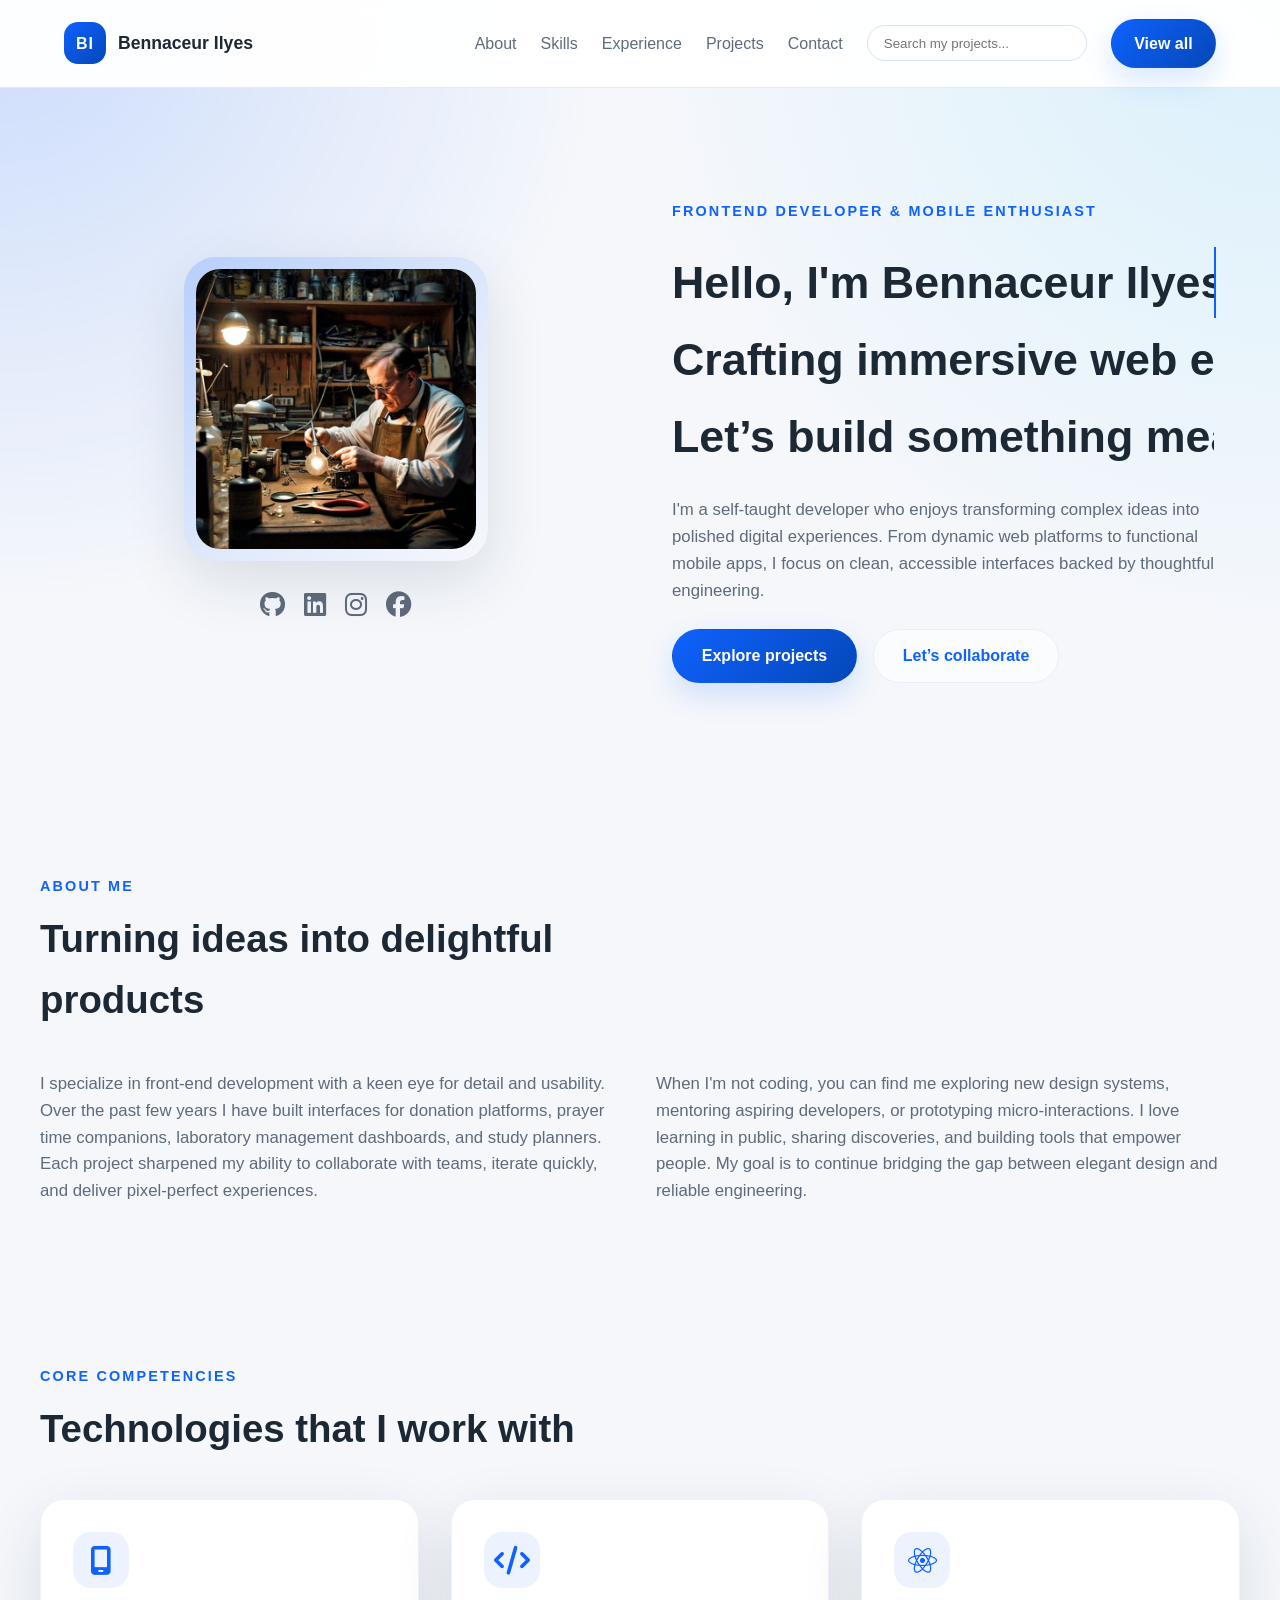
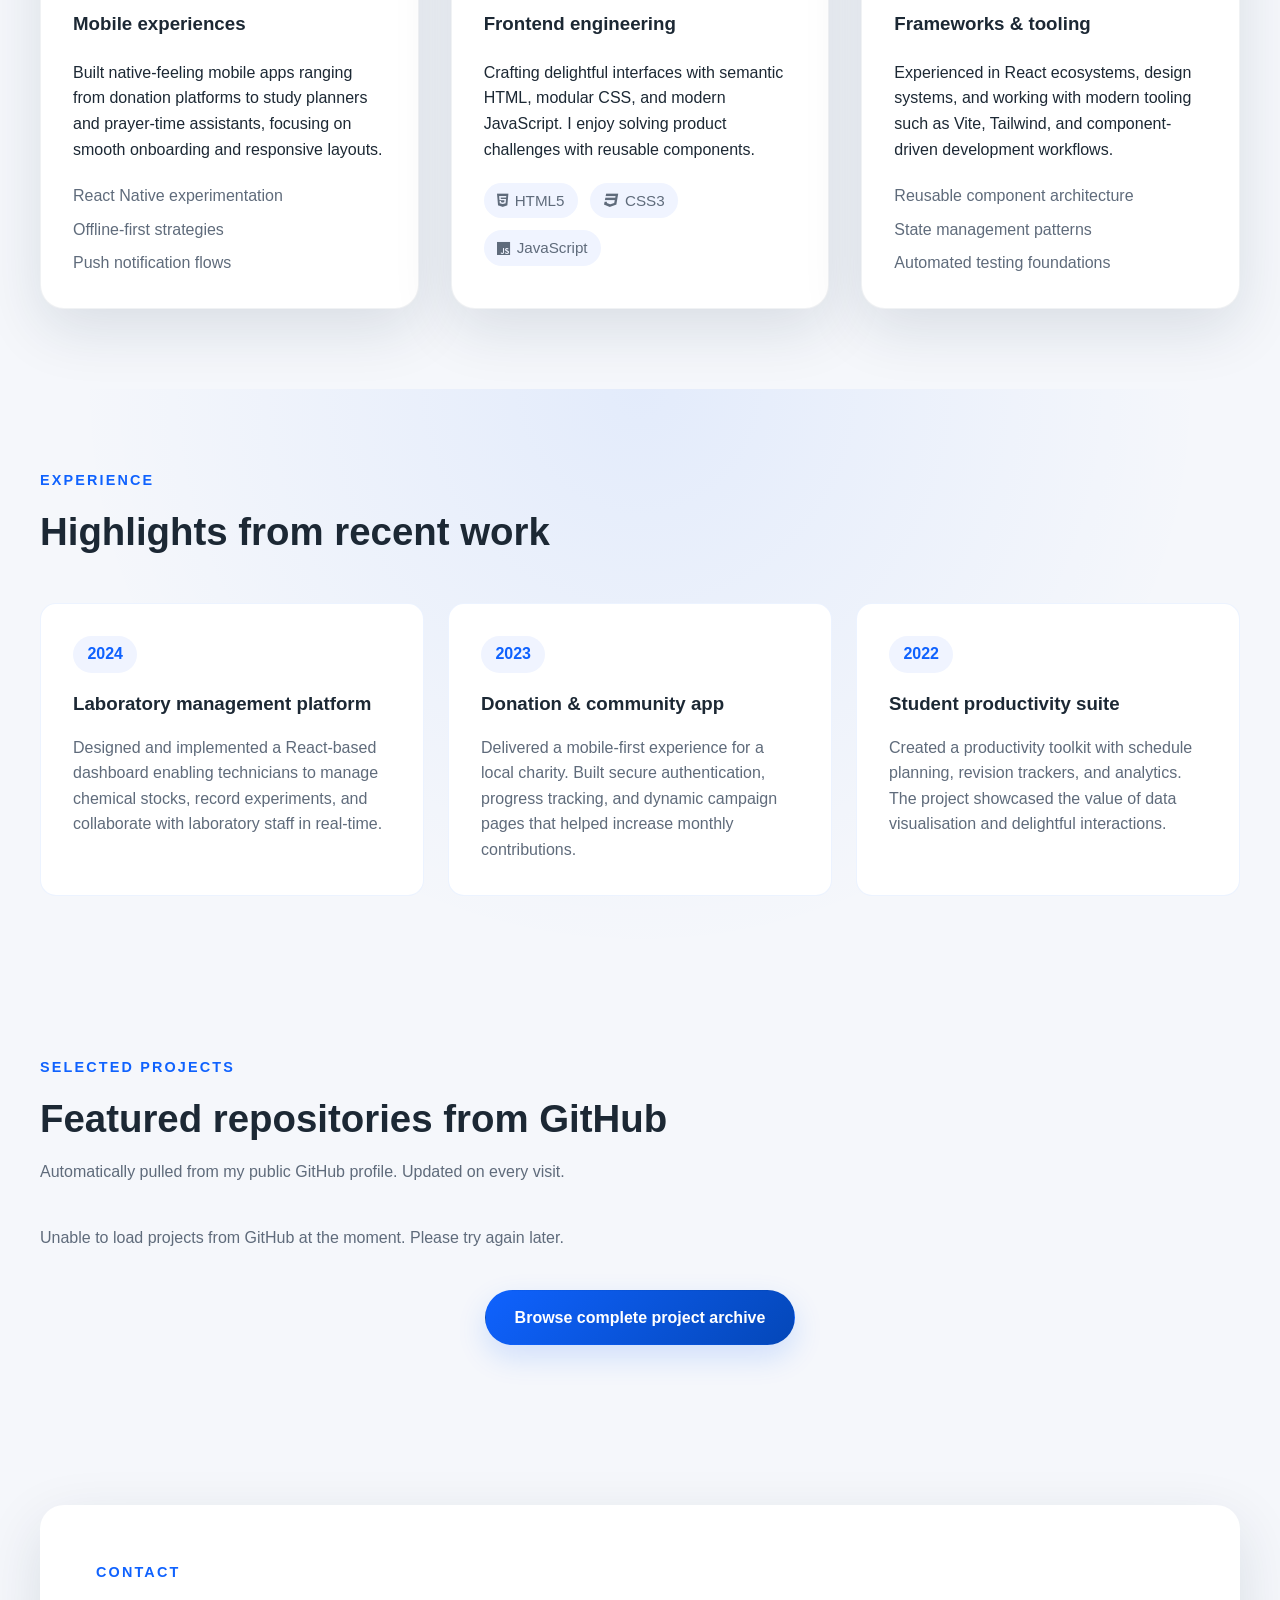
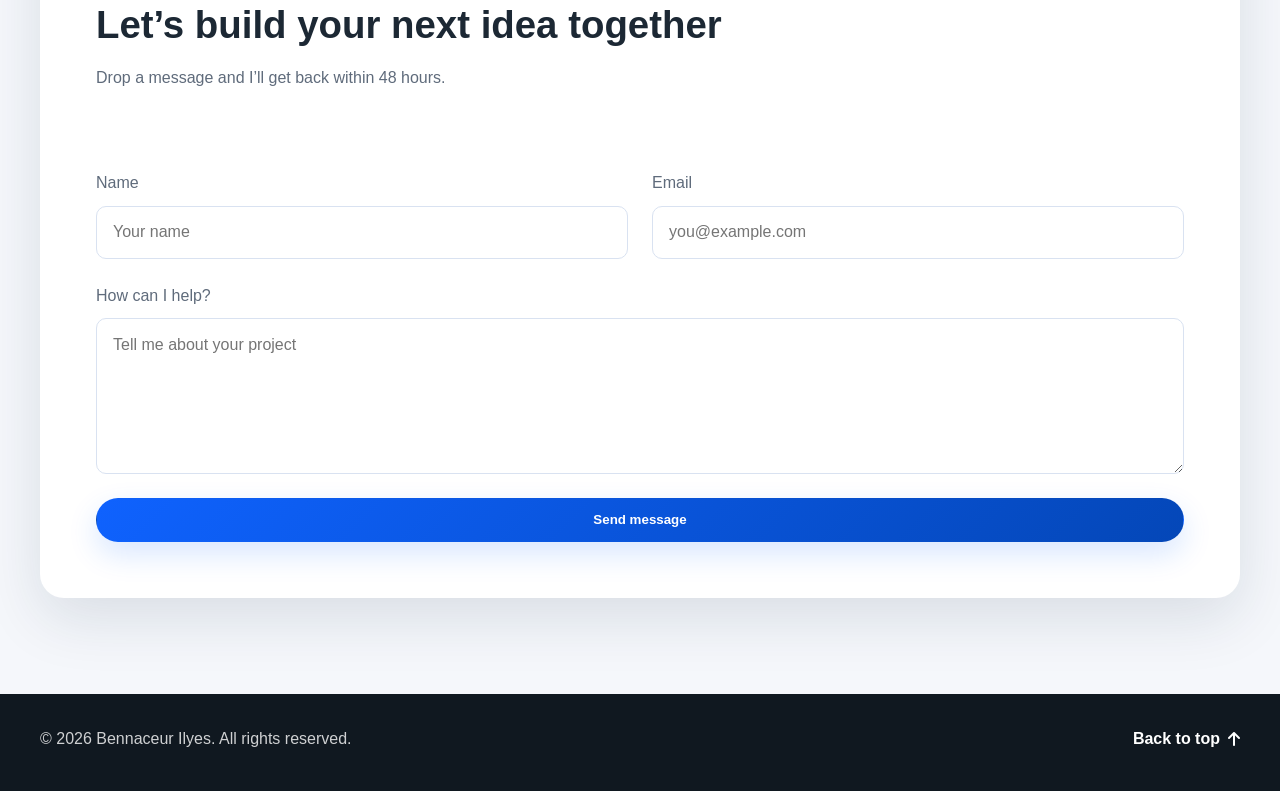
<file: index.html>
<!DOCTYPE html>
<html lang="en">
<head>
    <meta charset="UTF-8">
    <meta name="viewport" content="width=device-width, initial-scale=1.0">
    <title>Bennaceur Ilyes | Portfolio</title>
    <link rel="stylesheet" href="https://cdnjs.cloudflare.com/ajax/libs/font-awesome/6.5.1/css/all.min.css" integrity="sha512-DTOQO9RWCH3ppGqcWaEA1BIZOC6xxalwEsw9c2QQeAIftl+Vegovlnee1C9QX4TctnWMn13TZye+giMm8e2LwA==" crossorigin="anonymous" referrerpolicy="no-referrer">
    <link rel="stylesheet" href="style.css">
    <script src="script.js" defer></script>
</head>
<body data-github-username="BennaceurIlyes">
    <header class="site-header" id="home" data-section="home">
        <nav class="navbare" aria-label="Primary navigation">
            <a class="logo" href="#home" aria-label="Bennaceur Ilyes home">
                <span class="logo-mark">BI</span>
                <span class="logo-text">Bennaceur Ilyes</span>
            </a>
            <button class="menu-btn" type="button" aria-label="Toggle menu" aria-expanded="false" aria-controls="nav-links">
                <i class="fa-solid fa-bars" aria-hidden="true"></i>
            </button>
            <div class="links" id="nav-links">
                <a href="#about">About</a>
                <a href="#skills">Skills</a>
                <a href="#experience">Experience</a>
                <a href="#projects">Projects</a>
                <a href="#contact">Contact</a>
                <div class="nav-search">
                    <label class="sr-only" for="site-search">Search projects</label>
                    <input id="site-search" type="text" class="search" placeholder="Search my projects...">
                </div>
                <a class="cta" href="project.html">View all</a>
            </div>
        </nav>

        <section class="hero" aria-labelledby="intro-heading">
            <div class="hero-media">
                <div class="portrait-frame">
                    <img src="img/ilyes.png" alt="Portrait of Bennaceur Ilyes" class="profile">
                </div>
                <div class="socials" aria-label="Social profiles">
                    <a href="https://github.com/BennaceurIlyes" target="_blank" rel="noreferrer noopener" aria-label="GitHub">
                        <i class="fa-brands fa-github"></i>
                    </a>
                    <a href="https://www.linkedin.com" target="_blank" rel="noreferrer noopener" aria-label="LinkedIn">
                        <i class="fa-brands fa-linkedin"></i>
                    </a>
                    <a href="https://www.instagram.com" target="_blank" rel="noreferrer noopener" aria-label="Instagram">
                        <i class="fa-brands fa-instagram"></i>
                    </a>
                    <a href="https://www.facebook.com" target="_blank" rel="noreferrer noopener" aria-label="Facebook">
                        <i class="fa-brands fa-facebook"></i>
                    </a>
                </div>
            </div>
            <div class="hero-copy">
                <p class="eyebrow">Frontend Developer &amp; Mobile Enthusiast</p>
                <h1 id="intro-heading" class="typing-wrapper">
                    <span class="typing-text">Hello, I'm Bennaceur Ilyes.</span>
                    <span class="typing-text delay-1">Crafting immersive web experiences.</span>
                    <span class="typing-text delay-2">Let’s build something meaningful.</span>
                </h1>
                <p class="lead">
                    I'm a self-taught developer who enjoys transforming complex ideas into polished digital experiences. From dynamic web platforms to functional mobile apps, I focus on clean, accessible interfaces backed by thoughtful engineering.
                </p>
                <div class="hero-actions">
                    <a class="btn primary" href="#projects">Explore projects</a>
                    <a class="btn ghost" href="#contact">Let’s collaborate</a>
                </div>
            </div>
        </section>
    </header>

    <main>
        <section class="about" id="about" data-section="about">
            <div class="container">
                <div class="section-heading">
                    <p class="eyebrow">About me</p>
                    <h2>Turning ideas into delightful products</h2>
                </div>
                <div class="about-grid">
                    <p>
                        I specialize in front-end development with a keen eye for detail and usability. Over the past few years I have built interfaces for donation platforms, prayer time companions, laboratory management dashboards, and study planners. Each project sharpened my ability to collaborate with teams, iterate quickly, and deliver pixel-perfect experiences.
                    </p>
                    <p>
                        When I'm not coding, you can find me exploring new design systems, mentoring aspiring developers, or prototyping micro-interactions. I love learning in public, sharing discoveries, and building tools that empower people. My goal is to continue bridging the gap between elegant design and reliable engineering.
                    </p>
                </div>
            </div>
        </section>

        <section class="skills" id="skills" data-section="skills" aria-labelledby="skills-heading">
            <div class="container">
                <div class="section-heading">
                    <p class="eyebrow">Core competencies</p>
                    <h2 id="skills-heading">Technologies that I work with</h2>
                </div>
                <div class="skills-grid">
                    <article class="skill-card">
                        <div class="icon-circle">
                            <i class="fa-solid fa-mobile-screen"></i>
                        </div>
                        <h3>Mobile experiences</h3>
                        <p>
                            Built native-feeling mobile apps ranging from donation platforms to study planners and prayer-time assistants, focusing on smooth onboarding and responsive layouts.
                        </p>
                        <ul>
                            <li>React Native experimentation</li>
                            <li>Offline-first strategies</li>
                            <li>Push notification flows</li>
                        </ul>
                    </article>
                    <article class="skill-card">
                        <div class="icon-circle">
                            <i class="fa-solid fa-code"></i>
                        </div>
                        <h3>Frontend engineering</h3>
                        <p>
                            Crafting delightful interfaces with semantic HTML, modular CSS, and modern JavaScript. I enjoy solving product challenges with reusable components.
                        </p>
                        <div class="tech-stack">
                            <span><i class="fa-brands fa-html5"></i> HTML5</span>
                            <span><i class="fa-brands fa-css3"></i> CSS3</span>
                            <span><i class="fa-brands fa-js"></i> JavaScript</span>
                        </div>
                    </article>
                    <article class="skill-card">
                        <div class="icon-circle">
                            <i class="fa-brands fa-react"></i>
                        </div>
                        <h3>Frameworks &amp; tooling</h3>
                        <p>
                            Experienced in React ecosystems, design systems, and working with modern tooling such as Vite, Tailwind, and component-driven development workflows.
                        </p>
                        <ul>
                            <li>Reusable component architecture</li>
                            <li>State management patterns</li>
                            <li>Automated testing foundations</li>
                        </ul>
                    </article>
                </div>
            </div>
        </section>

        <section class="experience" id="experience" data-section="experience" aria-labelledby="experience-heading">
            <div class="container">
                <div class="section-heading">
                    <p class="eyebrow">Experience</p>
                    <h2 id="experience-heading">Highlights from recent work</h2>
                </div>
                <div class="timeline">
                    <article class="timeline-card">
                        <span class="timeline-year">2024</span>
                        <h3>Laboratory management platform</h3>
                        <p>
                            Designed and implemented a React-based dashboard enabling technicians to manage chemical stocks, record experiments, and collaborate with laboratory staff in real-time.
                        </p>
                    </article>
                    <article class="timeline-card">
                        <span class="timeline-year">2023</span>
                        <h3>Donation &amp; community app</h3>
                        <p>
                            Delivered a mobile-first experience for a local charity. Built secure authentication, progress tracking, and dynamic campaign pages that helped increase monthly contributions.
                        </p>
                    </article>
                    <article class="timeline-card">
                        <span class="timeline-year">2022</span>
                        <h3>Student productivity suite</h3>
                        <p>
                            Created a productivity toolkit with schedule planning, revision trackers, and analytics. The project showcased the value of data visualisation and delightful interactions.
                        </p>
                    </article>
                </div>
            </div>
        </section>

        <section class="projects" id="projects" data-section="projects" aria-labelledby="projects-heading">
            <div class="container">
                <div class="section-heading">
                    <p class="eyebrow">Selected projects</p>
                    <h2 id="projects-heading">Featured repositories from GitHub</h2>
                    <p class="section-subtitle">Automatically pulled from my public GitHub profile. Updated on every visit.</p>
                </div>
                <div id="featured-projects" class="project-grid" aria-live="polite">
                    <div class="skeleton-card" aria-hidden="true"></div>
                    <div class="skeleton-card" aria-hidden="true"></div>
                    <div class="skeleton-card" aria-hidden="true"></div>
                </div>
                <div class="projects-footer">
                    <a class="btn primary" href="project.html">Browse complete project archive</a>
                </div>
            </div>
        </section>

        <section class="contact" id="contact" data-section="contact" aria-labelledby="contact-heading">
            <div class="container">
                <div class="contact-card">
                    <div class="section-heading">
                        <p class="eyebrow">Contact</p>
                        <h2 id="contact-heading">Let’s build your next idea together</h2>
                        <p class="section-subtitle">Drop a message and I’ll get back within 48 hours.</p>
                    </div>
                    <form class="contact-form" action="mailto:bennaceurilyes.dev@gmail.com" method="post" enctype="text/plain">
                        <div class="form-grid">
                            <label>
                                <span>Name</span>
                                <input type="text" name="name" placeholder="Your name" required>
                            </label>
                            <label>
                                <span>Email</span>
                                <input type="email" name="email" placeholder="you@example.com" required>
                            </label>
                        </div>
                        <label>
                            <span>How can I help?</span>
                            <textarea name="message" rows="5" placeholder="Tell me about your project" required></textarea>
                        </label>
                        <button type="submit" class="btn primary">Send message</button>
                    </form>
                </div>
            </div>
        </section>
    </main>

    <footer class="site-footer">
        <div class="container footer-container">
            <p>&copy; <span id="current-year"></span> Bennaceur Ilyes. All rights reserved.</p>
            <a class="back-to-top" href="#home">Back to top <i class="fa-solid fa-arrow-up"></i></a>
        </div>
    </footer>
</body>
</html>
</file>
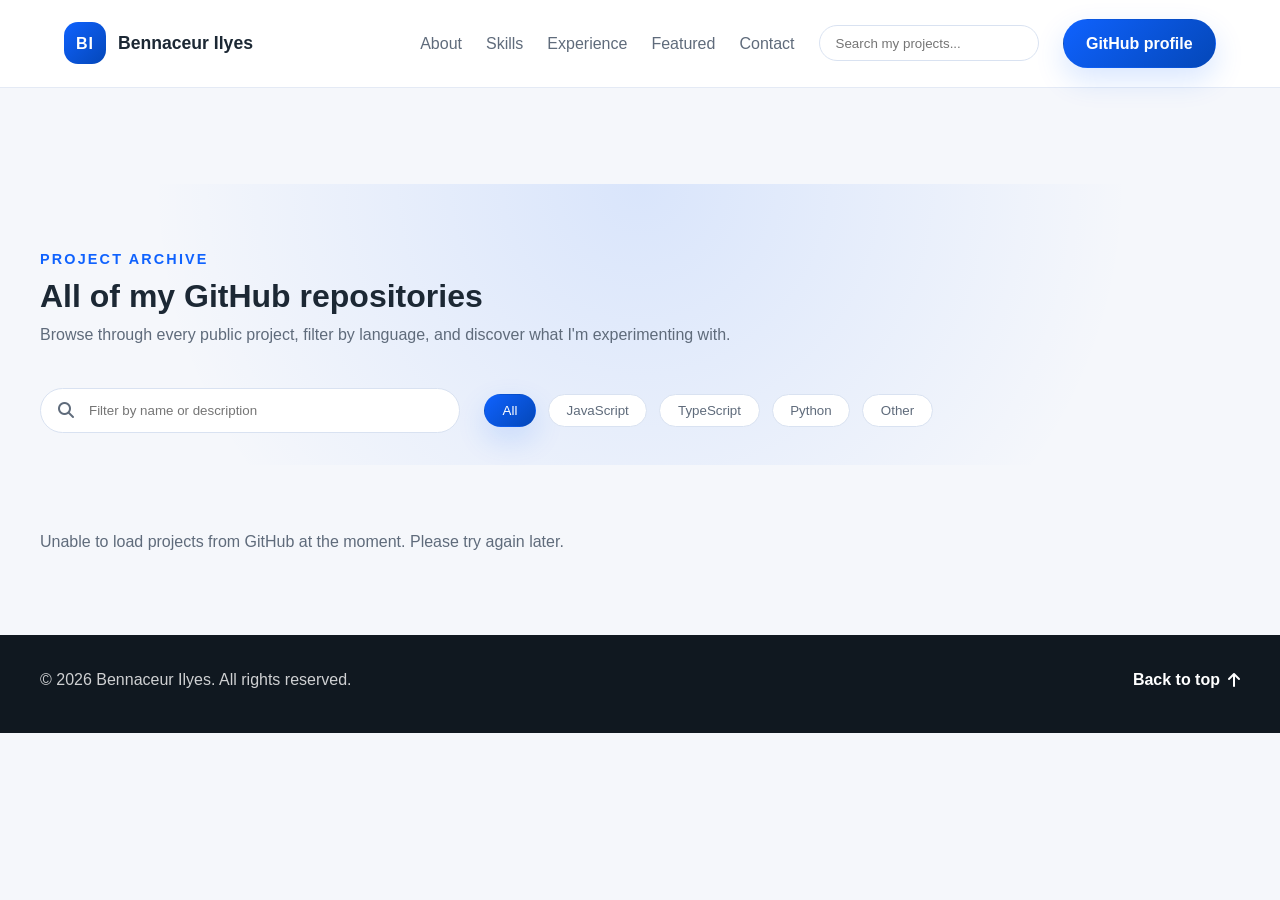
<file: project.html>
<!DOCTYPE html>
<html lang="en">
<head>
    <meta charset="UTF-8">
    <meta name="viewport" content="width=device-width, initial-scale=1.0">
    <title>Projects | Bennaceur Ilyes</title>
    <link rel="stylesheet" href="https://cdnjs.cloudflare.com/ajax/libs/font-awesome/6.5.1/css/all.min.css" integrity="sha512-DTOQO9RWCH3ppGqcWaEA1BIZOC6xxalwEsw9c2QQeAIftl+Vegovlnee1C9QX4TctnWMn13TZye+giMm8e2LwA==" crossorigin="anonymous" referrerpolicy="no-referrer">
    <link rel="stylesheet" href="style.css">
    <script src="script.js" defer></script>
</head>
<body id="top" class="project-page" data-github-username="BennaceurIlyes">
    <nav class="navbare" aria-label="Primary navigation">
        <a class="logo" href="index.html#home" aria-label="Back to home">
            <span class="logo-mark">BI</span>
            <span class="logo-text">Bennaceur Ilyes</span>
        </a>
        <button class="menu-btn" type="button" aria-label="Toggle menu" aria-expanded="false" aria-controls="nav-links">
            <i class="fa-solid fa-bars" aria-hidden="true"></i>
        </button>
        <div class="links" id="nav-links">
            <a href="index.html#about">About</a>
            <a href="index.html#skills">Skills</a>
            <a href="index.html#experience">Experience</a>
            <a href="index.html#projects">Featured</a>
            <a href="index.html#contact">Contact</a>
            <div class="nav-search">
                <label class="sr-only" for="project-search">Search projects</label>
                <input id="project-search" type="text" class="search" placeholder="Search my projects..." data-project-search>
            </div>
            <a class="cta" href="https://github.com/BennaceurIlyes" target="_blank" rel="noreferrer noopener">GitHub profile</a>
        </div>
    </nav>

    <main class="projects-layout">
        <header class="projects-hero">
            <div class="container">
                <p class="eyebrow">Project archive</p>
                <h1>All of my GitHub repositories</h1>
                <p class="section-subtitle">Browse through every public project, filter by language, and discover what I'm experimenting with.</p>
                <div class="projects-actions">
                    <div class="search-wrapper">
                        <i class="fa-solid fa-magnifying-glass" aria-hidden="true"></i>
                        <input type="text" class="project-filter" placeholder="Filter by name or description" data-filter-input aria-label="Filter projects">
                    </div>
                    <div class="chip-group" role="group" aria-label="Filter by language">
                        <button class="chip is-active" type="button" data-filter="all">All</button>
                        <button class="chip" type="button" data-filter="javascript">JavaScript</button>
                        <button class="chip" type="button" data-filter="typescript">TypeScript</button>
                        <button class="chip" type="button" data-filter="python">Python</button>
                        <button class="chip" type="button" data-filter="other">Other</button>
                    </div>
                </div>
            </div>
        </header>

        <section class="projects-collection" aria-live="polite">
            <div class="container">
                <div id="project-grid" class="project-grid">
                    <div class="skeleton-card" aria-hidden="true"></div>
                    <div class="skeleton-card" aria-hidden="true"></div>
                    <div class="skeleton-card" aria-hidden="true"></div>
                    <div class="skeleton-card" aria-hidden="true"></div>
                    <div class="skeleton-card" aria-hidden="true"></div>
                    <div class="skeleton-card" aria-hidden="true"></div>
                </div>
                <p class="empty-state" hidden>No projects found. Try a different filter or clear the search.</p>
            </div>
        </section>
    </main>

    <footer class="site-footer">
        <div class="container footer-container">
            <p>&copy; <span id="current-year"></span> Bennaceur Ilyes. All rights reserved.</p>
            <a class="back-to-top" href="#top">Back to top <i class="fa-solid fa-arrow-up"></i></a>
        </div>
    </footer>
</body>
</html>
</file>
<file: style.css>
:root {
    --background: #f5f7fb;
    --surface: #ffffff;
    --surface-alt: #f0f4ff;
    --text-primary: #1c2834;
    --text-muted: #5f6b7b;
    --accent: #0f62fe;
    --accent-dark: #0447b8;
    --accent-soft: rgba(15, 98, 254, 0.08);
    --border: #d9e2f1;
    --radius-lg: 24px;
    --radius-md: 16px;
    --radius-sm: 10px;
    --shadow-soft: 0 20px 60px rgba(18, 38, 63, 0.12);
    --shadow-small: 0 12px 30px rgba(15, 98, 254, 0.16);
    --max-width: 1200px;
    --transition: all 0.3s ease;
    font-family: 'Inter', 'Segoe UI', Tahoma, Geneva, Verdana, sans-serif;
}

* {
    margin: 0;
    padding: 0;
    box-sizing: border-box;
}

body {
    font-family: inherit;
    background: var(--background);
    color: var(--text-primary);
    line-height: 1.6;
}

img {
    max-width: 100%;
    display: block;
}

.sr-only {
    position: absolute;
    width: 1px;
    height: 1px;
    padding: 0;
    margin: -1px;
    overflow: hidden;
    clip: rect(0, 0, 0, 0);
    border: 0;
}

.container {
    width: min(100% - 3rem, var(--max-width));
    margin-inline: auto;
}

/* Navigation */
.navbare {
    position: sticky;
    top: 0;
    width: 100%;
    display: flex;
    justify-content: space-between;
    align-items: center;
    padding: 1.2rem 5vw;
    background: rgba(255, 255, 255, 0.95);
    backdrop-filter: blur(16px);
    border-bottom: 1px solid rgba(217, 226, 241, 0.7);
    z-index: 100;
}

.logo {
    display: inline-flex;
    align-items: center;
    gap: 0.75rem;
    text-decoration: none;
}

.logo-mark {
    display: inline-flex;
    align-items: center;
    justify-content: center;
    width: 42px;
    height: 42px;
    border-radius: 14px;
    background: linear-gradient(135deg, var(--accent), var(--accent-dark));
    color: #fff;
    font-weight: 700;
    letter-spacing: 1px;
}

.logo-text {
    font-weight: 600;
    font-size: 1.1rem;
    color: var(--text-primary);
}

.menu-btn {
    display: none;
    background: none;
    border: none;
    font-size: 1.45rem;
    color: var(--text-primary);
    cursor: pointer;
    padding: 0.25rem;
}

.links {
    display: flex;
    align-items: center;
    gap: 1.5rem;
}

.links a {
    text-decoration: none;
    color: var(--text-muted);
    font-weight: 500;
    transition: color 0.25s ease, transform 0.25s ease;
}

.links a:hover,
.links a:focus-visible {
    color: var(--accent);
    transform: translateY(-2px);
}

.links .cta {
    padding: 0.65rem 1.4rem;
    border-radius: 999px;
    border: 1px solid transparent;
    background: linear-gradient(135deg, var(--accent), var(--accent-dark));
    color: #fff;
    font-weight: 600;
    box-shadow: var(--shadow-small);
}

.links .cta:hover,
.links .cta:focus-visible {
    transform: translateY(-2px) scale(1.02);
}

.nav-search {
    position: relative;
}

.search {
    padding: 0.6rem 1rem;
    border-radius: 999px;
    border: 1px solid var(--border);
    outline: none;
    width: 220px;
    background: #fff;
    transition: border-color 0.25s ease, box-shadow 0.25s ease;
}

.search:focus {
    border-color: var(--accent);
    box-shadow: 0 0 0 4px var(--accent-soft);
}

/* Hero */
.site-header {
    background: radial-gradient(circle at top left, rgba(15, 98, 254, 0.18), transparent 40%),
                radial-gradient(circle at top right, rgba(52, 201, 255, 0.14), transparent 42%);
    padding-bottom: 5rem;
}

.hero {
    display: grid;
    grid-template-columns: repeat(2, minmax(0, 1fr));
    gap: 4rem;
    align-items: center;
    padding: 7rem 5vw 2rem;
}

.hero-media {
    display: flex;
    flex-direction: column;
    align-items: center;
    gap: 1.5rem;
}

.portrait-frame {
    position: relative;
    padding: 0.75rem;
    border-radius: 32px;
    background: linear-gradient(135deg, rgba(15, 98, 254, 0.2), rgba(15, 98, 254, 0));
    box-shadow: var(--shadow-soft);
}

.profile {
    width: min(280px, 70vw);
    height: min(280px, 70vw);
    object-fit: cover;
    border-radius: 24px;
}

.socials {
    display: flex;
    gap: 1.2rem;
}

.socials a {
    font-size: 1.6rem;
    color: var(--text-muted);
    transition: var(--transition);
}

.socials a:hover,
.socials a:focus-visible {
    color: var(--accent);
    transform: translateY(-3px);
}

.hero-copy {
    display: flex;
    flex-direction: column;
    gap: 1.5rem;
}

.eyebrow {
    font-size: 0.9rem;
    letter-spacing: 0.15em;
    text-transform: uppercase;
    color: var(--accent);
    font-weight: 600;
}

.typing-wrapper {
    display: flex;
    flex-direction: column;
    gap: 0.35rem;
    font-size: clamp(2rem, 3.5vw, 3rem);
}

.typing-text {
    display: inline-block;
    overflow: hidden;
    white-space: nowrap;
    border-right: 2px solid var(--accent);
    animation: typing 3.5s steps(40, end), blink-caret .75s step-end infinite;
}

.typing-text.delay-1 {
    animation-delay: 3.5s;
    opacity: 0;
    animation-fill-mode: forwards;
}

.typing-text.delay-2 {
    animation-delay: 7s;
    opacity: 0;
    animation-fill-mode: forwards;
}

@keyframes typing {
    from {
        width: 0;
        opacity: 1;
    }
    to {
        width: 100%;
        opacity: 1;
    }
}

@keyframes blink-caret {
    from,
    to {
        border-color: transparent;
    }
    50% {
        border-color: var(--accent);
    }
}

.lead {
    font-size: 1.05rem;
    color: var(--text-muted);
}

.hero-actions {
    display: flex;
    gap: 1rem;
    flex-wrap: wrap;
}

.btn {
    display: inline-flex;
    align-items: center;
    justify-content: center;
    gap: 0.5rem;
    border-radius: 999px;
    padding: 0.85rem 1.8rem;
    font-weight: 600;
    text-decoration: none;
    cursor: pointer;
    transition: var(--transition);
    border: 1px solid transparent;
}

.btn.primary {
    background: linear-gradient(135deg, var(--accent), var(--accent-dark));
    color: #fff;
    box-shadow: var(--shadow-small);
}

.btn.primary:hover,
.btn.primary:focus-visible {
    transform: translateY(-2px) scale(1.02);
}

.btn.ghost {
    background: rgba(255, 255, 255, 0.6);
    color: var(--accent);
    border-color: var(--accent-soft);
}

.btn.ghost:hover,
.btn.ghost:focus-visible {
    background: rgba(15, 98, 254, 0.1);
}

.section-heading {
    display: flex;
    flex-direction: column;
    gap: 0.6rem;
    margin-bottom: 2.5rem;
    max-width: 680px;
}

.section-heading h2 {
    font-size: clamp(2rem, 3vw, 2.6rem);
}

.section-subtitle {
    color: var(--text-muted);
}

/* About */
.about {
    padding: 5rem 0;
}

.about-grid {
    display: grid;
    gap: 2rem;
    grid-template-columns: repeat(auto-fit, minmax(280px, 1fr));
}

.about-grid p {
    color: var(--text-muted);
    font-size: 1.05rem;
}

/* Skills */
.skills {
    padding: 5rem 0;
}

.skills-grid {
    display: grid;
    gap: 2rem;
    grid-template-columns: repeat(auto-fit, minmax(260px, 1fr));
}

.skill-card {
    background: var(--surface);
    border-radius: var(--radius-lg);
    padding: 2rem;
    box-shadow: var(--shadow-soft);
    border: 1px solid rgba(9, 34, 66, 0.06);
    display: flex;
    flex-direction: column;
    gap: 1.3rem;
    transition: transform 0.3s ease, box-shadow 0.3s ease;
}

.skill-card:hover {
    transform: translateY(-6px);
    box-shadow: 0 20px 60px rgba(15, 98, 254, 0.18);
}

.icon-circle {
    width: 56px;
    height: 56px;
    border-radius: 18px;
    display: flex;
    align-items: center;
    justify-content: center;
    background: var(--accent-soft);
    color: var(--accent);
    font-size: 1.8rem;
}

.skill-card ul {
    list-style: none;
    display: grid;
    gap: 0.5rem;
    color: var(--text-muted);
}

.tech-stack {
    display: flex;
    gap: 0.75rem;
    flex-wrap: wrap;
    color: var(--text-muted);
}

.tech-stack span {
    display: inline-flex;
    align-items: center;
    gap: 0.4rem;
    padding: 0.35rem 0.85rem;
    border-radius: 999px;
    background: var(--surface-alt);
    font-size: 0.95rem;
}

/* Experience */
.experience {
    padding: 5rem 0;
    background: radial-gradient(circle at top, rgba(15, 98, 254, 0.08), transparent 65%);
}

.timeline {
    display: grid;
    gap: 1.5rem;
    grid-template-columns: repeat(auto-fit, minmax(260px, 1fr));
}

.timeline-card {
    background: var(--surface);
    border-radius: var(--radius-md);
    padding: 2rem;
    border: 1px solid rgba(15, 98, 254, 0.08);
    position: relative;
    overflow: hidden;
    display: flex;
    flex-direction: column;
    gap: 1rem;
}

.timeline-card::before {
    content: '';
    position: absolute;
    inset: 0;
    background: linear-gradient(135deg, rgba(15, 98, 254, 0.16), rgba(15, 98, 254, 0));
    opacity: 0;
    transition: opacity 0.3s ease;
    pointer-events: none;
}

.timeline-card:hover::before {
    opacity: 1;
}

.timeline-year {
    display: inline-flex;
    align-self: flex-start;
    padding: 0.35rem 0.9rem;
    border-radius: 999px;
    background: var(--surface-alt);
    color: var(--accent);
    font-weight: 600;
}

.timeline-card p {
    color: var(--text-muted);
}

/* Projects */
.projects {
    padding: 5rem 0;
}

.project-grid {
    display: grid;
    gap: 2rem;
    grid-template-columns: repeat(auto-fit, minmax(280px, 1fr));
}

.project-card {
    background: var(--surface);
    border-radius: var(--radius-lg);
    padding: 1.8rem;
    display: flex;
    flex-direction: column;
    gap: 1.2rem;
    border: 1px solid rgba(15, 98, 254, 0.08);
    box-shadow: var(--shadow-soft);
    transition: transform 0.3s ease, box-shadow 0.3s ease;
    position: relative;
}

.project-card:hover {
    transform: translateY(-6px);
    box-shadow: 0 16px 45px rgba(15, 98, 254, 0.18);
}

.project-card h3 {
    font-size: 1.3rem;
}

.project-card p {
    color: var(--text-muted);
}

.project-meta {
    display: flex;
    justify-content: space-between;
    align-items: center;
    flex-wrap: wrap;
    gap: 0.75rem;
    font-size: 0.95rem;
    color: var(--text-muted);
}

.tag {
    display: inline-flex;
    align-items: center;
    gap: 0.4rem;
    padding: 0.35rem 0.85rem;
    border-radius: 999px;
    background: var(--surface-alt);
}

.project-links {
    display: flex;
    gap: 0.75rem;
}

.project-links a {
    font-size: 0.95rem;
    font-weight: 600;
    text-decoration: none;
    color: var(--accent);
    display: inline-flex;
    align-items: center;
    gap: 0.4rem;
}

.projects-footer {
    margin-top: 2.5rem;
    display: flex;
    justify-content: center;
}

.skeleton-card {
    border-radius: var(--radius-lg);
    min-height: 220px;
    background: linear-gradient(90deg, rgba(230, 236, 245, 0.7), rgba(245, 248, 255, 0.9), rgba(230, 236, 245, 0.7));
    background-size: 200% 100%;
    animation: shimmer 1.5s infinite;
}

@keyframes shimmer {
    0% {
        background-position: 200% 0;
    }
    100% {
        background-position: -200% 0;
    }
}

/* Contact */
.contact {
    padding: 5rem 0 6rem;
}

.contact-card {
    background: var(--surface);
    border-radius: var(--radius-lg);
    padding: clamp(2rem, 5vw, 3.5rem);
    box-shadow: var(--shadow-soft);
    display: grid;
    gap: 2.5rem;
}

.contact-form {
    display: flex;
    flex-direction: column;
    gap: 1.5rem;
}

.form-grid {
    display: grid;
    gap: 1.5rem;
    grid-template-columns: repeat(auto-fit, minmax(220px, 1fr));
}

.contact-form label {
    display: grid;
    gap: 0.6rem;
    color: var(--text-muted);
}

.contact-form input,
.contact-form textarea {
    border-radius: var(--radius-sm);
    border: 1px solid var(--border);
    padding: 0.8rem 1rem;
    font: inherit;
    outline: none;
    transition: border-color 0.25s ease, box-shadow 0.25s ease;
}

.contact-form input:focus,
.contact-form textarea:focus {
    border-color: var(--accent);
    box-shadow: 0 0 0 4px var(--accent-soft);
}

/* Footer */
.site-footer {
    padding: 2rem 0 2.5rem;
    background: #101820;
    color: rgba(255, 255, 255, 0.8);
}

.footer-container {
    display: flex;
    justify-content: space-between;
    align-items: center;
    flex-wrap: wrap;
    gap: 1rem;
}

.back-to-top {
    color: #fff;
    text-decoration: none;
    font-weight: 600;
    display: inline-flex;
    align-items: center;
    gap: 0.5rem;
}

.back-to-top:hover,
.back-to-top:focus-visible {
    color: var(--accent);
}

/* Project page specific */
.project-page .navbare {
    position: sticky;
}

.projects-layout {
    padding-top: 6rem;
}

.projects-hero {
    padding: 4rem 0 2rem;
    background: radial-gradient(circle at top, rgba(15, 98, 254, 0.12), transparent 70%);
}

.projects-actions {
    margin-top: 2.5rem;
    display: flex;
    flex-wrap: wrap;
    gap: 1.5rem;
    align-items: center;
}

.search-wrapper {
    position: relative;
    flex: 1 1 260px;
    max-width: 420px;
}

.search-wrapper i {
    position: absolute;
    top: 50%;
    left: 1.1rem;
    transform: translateY(-50%);
    color: var(--text-muted);
}

.project-filter {
    width: 100%;
    padding: 0.9rem 1rem 0.9rem 3rem;
    border-radius: 999px;
    border: 1px solid var(--border);
    outline: none;
    background: #fff;
    transition: border-color 0.25s ease, box-shadow 0.25s ease;
}

.project-filter:focus {
    border-color: var(--accent);
    box-shadow: 0 0 0 4px var(--accent-soft);
}

.chip-group {
    display: flex;
    flex-wrap: wrap;
    gap: 0.75rem;
}

.chip {
    border: 1px solid var(--border);
    border-radius: 999px;
    background: #fff;
    color: var(--text-muted);
    padding: 0.5rem 1.1rem;
    cursor: pointer;
    font-weight: 500;
    transition: var(--transition);
}

.chip:hover,
.chip:focus-visible {
    border-color: var(--accent);
    color: var(--accent);
}

.chip.is-active {
    background: linear-gradient(135deg, var(--accent), var(--accent-dark));
    border-color: transparent;
    color: #fff;
    box-shadow: var(--shadow-small);
}

.projects-collection {
    padding: 4rem 0 5rem;
}

.empty-state {
    text-align: center;
    margin-top: 2.5rem;
    color: var(--text-muted);
}

/* Responsive */
@media (max-width: 1024px) {
    .hero {
        grid-template-columns: 1fr;
        text-align: center;
    }

    .hero-copy {
        align-items: center;
    }

    .hero-actions {
        justify-content: center;
    }
}

@media (max-width: 900px) {
    .links {
        position: absolute;
        top: 100%;
        right: 5vw;
        left: 5vw;
        flex-direction: column;
        align-items: flex-start;
        padding: 1.5rem;
        border-radius: var(--radius-md);
        background: rgba(255, 255, 255, 0.97);
        box-shadow: var(--shadow-soft);
        transform-origin: top;
        transform: scaleY(0.8);
        opacity: 0;
        visibility: hidden;
        pointer-events: none;
        transition: transform 0.25s ease, opacity 0.25s ease;
    }

    .links.active {
        opacity: 1;
        visibility: visible;
        transform: scaleY(1);
        pointer-events: auto;
    }

    .nav-search,
    .links .cta {
        width: 100%;
    }

    .search {
        width: 100%;
    }

    .menu-btn {
        display: inline-flex;
    }
}

@media (max-width: 640px) {
    .navbare {
        padding-inline: 1.5rem;
    }

    .container {
        width: min(100% - 2.5rem, var(--max-width));
    }

    .project-links {
        flex-direction: column;
        align-items: flex-start;
    }
}

@media (max-width: 520px) {
    .hero {
        padding-top: 6rem;
    }

    .timeline {
        gap: 1rem;
    }

    .projects-actions {
        flex-direction: column;
        align-items: stretch;
    }

    .chip-group {
        justify-content: center;
    }

    .footer-container {
        flex-direction: column;
        text-align: center;
    }
}
</file>
